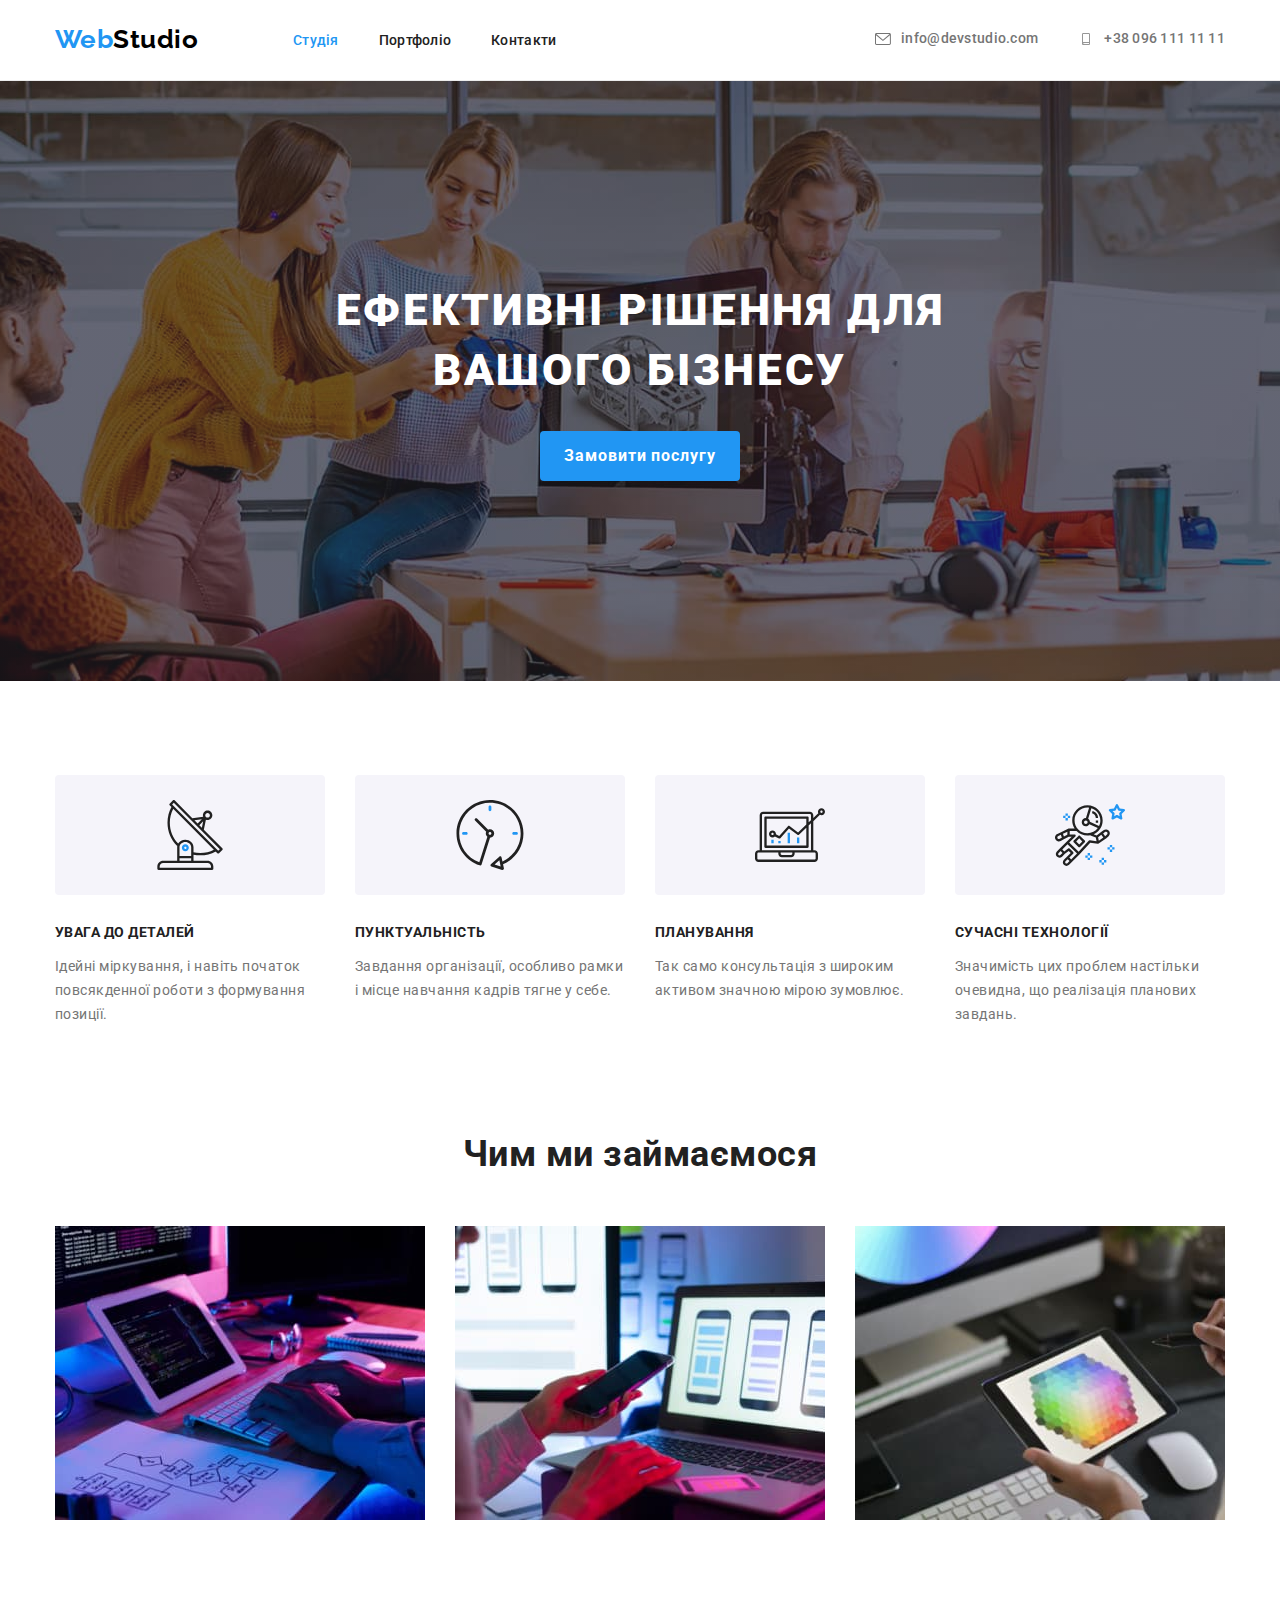
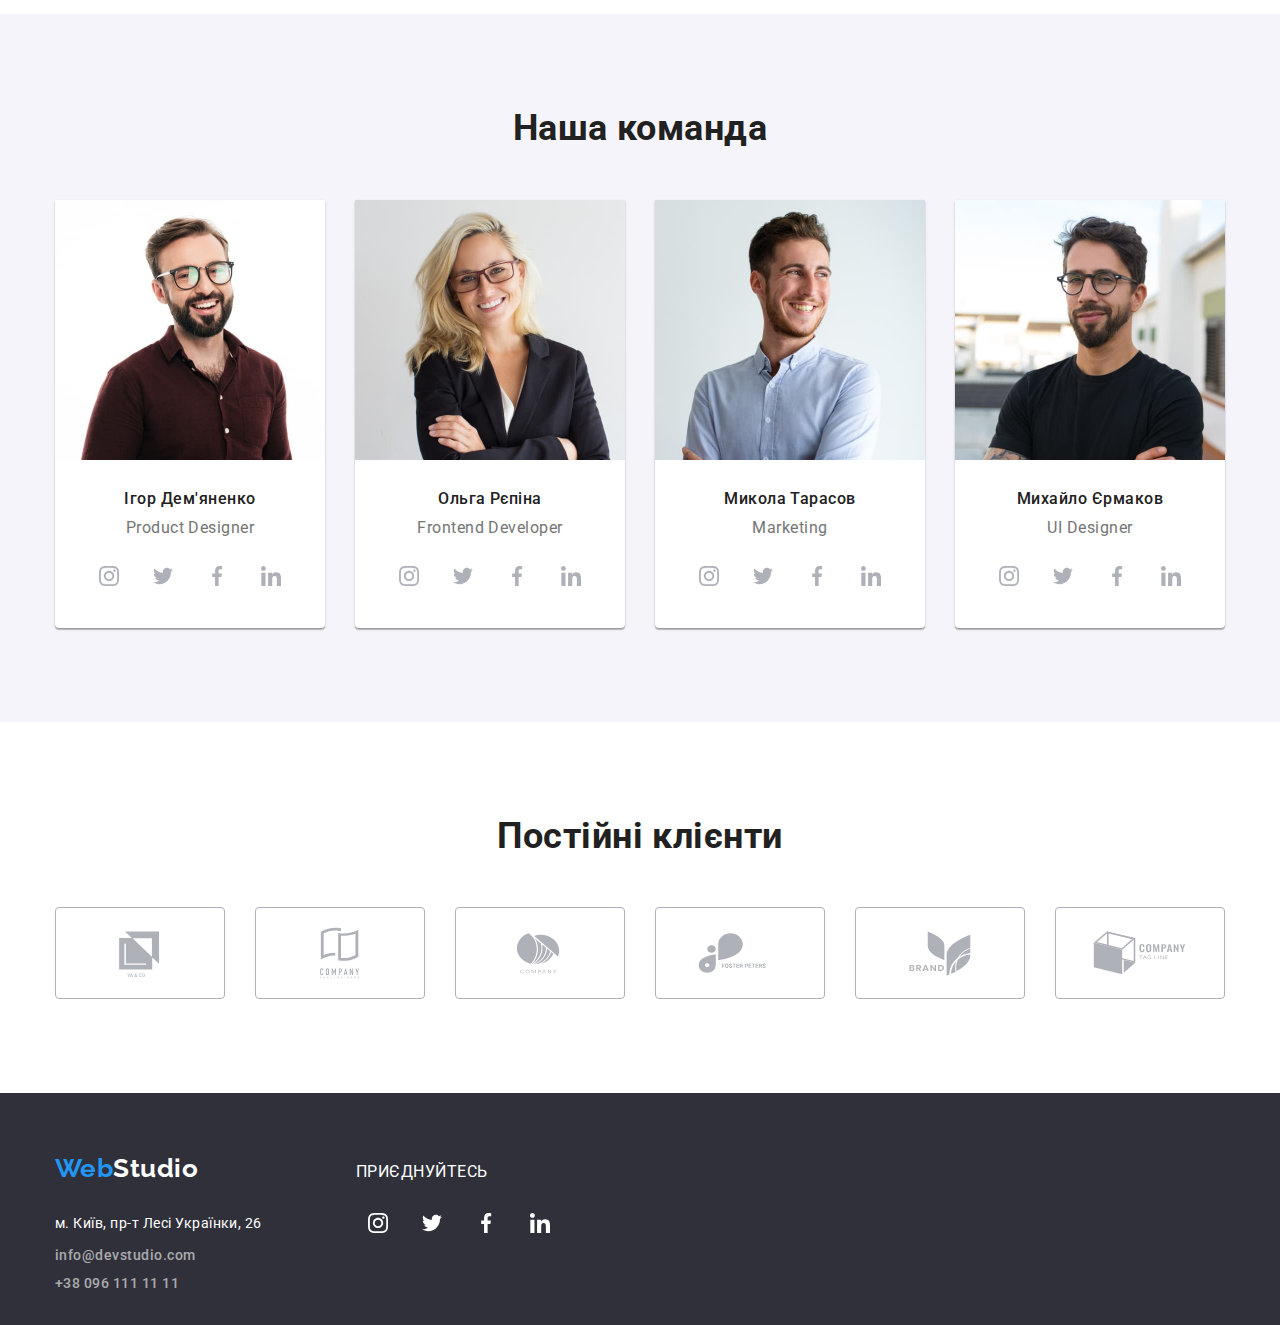
<file: index.html>
<!DOCTYPE html>
<html lang="uk">

<head>
  <meta charset="UTF-8" />
  <meta http-equiv="X-UA-Compatible" content="IE=edge" />
  <meta name="viewport" content="width=device-width, initial-scale=1.0" />
  <title>Студія</title>

  <!-- Fonts -->

  <link rel=" preconnect" href="https://fonts.googleapis.com">
  <link rel="preconnect" href="https://fonts.gstatic.com" crossorigin>
  <link href="https://fonts.googleapis.com/css2?family=Raleway:wght@700&family=Roboto:wght@400;500;700;900&display=swap"
    rel="stylesheet">

  <!-- Normalized styles -->

  <link rel="stylesheet" href="https://cdnjs.cloudflare.com/ajax/libs/modern-normalize/1.1.0/modern-normalize.min.css"
    integrity="sha512-wpPYUAdjBVSE4KJnH1VR1HeZfpl1ub8YT/NKx4PuQ5NmX2tKuGu6U/JRp5y+Y8XG2tV+wKQpNHVUX03MfMFn9Q=="
    crossorigin="anonymous" referrerpolicy="no-referrer" />

  <!-- CSS styles -->

  <link rel="stylesheet" href="./css/styles.css" />

</head>

<body>
  <!-- Шапка сайту-->

  <header class="page-header">
    <div class="container header-nav">
      <a href="./index.html" class="logo-accent link">Web<span class="logo-text">Studio</span></a>
      <nav class="site-nav">
        <ul class="list">
          <li class="item">
            <a href="./index.html" class="link current">Студія</a>
          </li>
          <li class="item"><a href="./portfolio.html" class="link">Портфоліо</a></li>
          <li class="item">
            <a href="" class="link">Контакти</a>
          </li>
        </ul>
      </nav>
      <ul class="list">
        <li class="contact-item">
          <a href="mailto:info@devstudio.com" class="contact link">
            <svg class="contact-icon" width="16" height="12">
              <use href="./images/icons.svg#icon-envelope"></use>
            </svg>
            info@devstudio.com</a>
        </li>
        <li class="contact-item">
          <a href="tel:+380961111111" class="contact link">
            <svg class="contact-icon" width="16" height="12">
              <use href="./images/icons.svg#icon-smartphone"></use>
            </svg>
            +38 096 111 11 11</a>
        </li>
      </ul>
    </div>
  </header>
  <main>
    <!-- Герой -->

    <section class="section hero">
      <div class="container">
        <h1 class="hero-title">
          Ефективні рішення для вашого бізнесу
        </h1>
        <button type="button" class="button primary">Замовити послугу</button>
      </div>
    </section>

    <!-- Особливості -->

    <section class="section">
      <div class="container">
        <h2 class="visually-hidden">Особливості</h2>
        <ul class="list features">
          <li class="item">
            <div class="features-container">
              <svg class="features-icon" width="70" height="70">
                <use href="./images/icons.svg#icon-antenna"></use>
              </svg>
            </div>
            <h3 class="title">УВАГА ДО ДЕТАЛЕЙ</h3>
            <p class="section-text">
              Ідейні міркування, і навіть початок повсякденної роботи з
              формування позиції.
            </p>
          </li>
          <li class="item">
            <div class="features-container">
              <svg class="features-icon" width="70" height="70">
                <use href="./images/icons.svg#icon-clock"></use>
              </svg>
            </div>
            <h3 class="title">ПУНКТУАЛЬНІСТЬ</h3>
            <p class="section-text">
              Завдання організації, особливо рамки і місце навчання кадрів тягне у себе.
            </p>
          </li>
          <li class="item">
            <div class="features-container">
              <svg class="features-icon" width="70" height="70">
                <use href="./images/icons.svg#icon-diagram"></use>
              </svg>
            </div>
            <h3 class="title">ПЛАНУВАННЯ</h3>
            <p class="section-text">
              Так само консультація з широким активом значною мірою зумовлює.
          </li>
          <li class="item">
            <div class="features-container">
              <svg class="features-icon" width="70" height="70">
                <use href="./images/icons.svg#icon-astronaut"></use>
              </svg>
            </div>
            <h3 class="title">СУЧАСНІ ТЕХНОЛОГІЇ</h3>
            <p class="section-text">
              Значимість цих проблем настільки очевидна, що реалізація планових завдань.
          </li>
        </ul>
      </div>
    </section>

    <!-- Чим ми займаємося -->

    <section class="section work">
      <div class="container">
        <h2 class="heading">Чим ми займаємося</h2>
        <ul class="list work-type">
          <li class="item"><img src="./images/desktopn.jpg" alt="Десктопні додатки" width="370" height="294" /></li>
          <li class="item"><img src="./images/mobilen.jpg" alt="Мобільні додатки" width="370" height="294" /></li>
          <li class="item"><img src="./images/designn.jpg" alt="Дизайнерскі проекти" width="370" height="294" /></li>
        </ul>
      </div>
    </section>

    <!-- Команда -->

    <section class="section team">
      <div class="container">
        <h2 class="heading">Наша команда</h2>
        <ul class="list team">

          <li class="team-card">
            <div class="team-card-item">
              <img class="card" src="./images/idemianenko.jpg" alt="Ігор Дем'яненко" width="270" height="260" />
              <div>
                <h3 class="title">
                  Ігор Дем'яненко
                </h3>
                <p lang="en" class="item">Product Designer</p>
              </div>
              <div class="social-container">
                <ul class="list social-item">

                  <li>
                    <a href="" class="social-link">
                      <svg width="20" height="20">
                        <use href="./images/icons.svg#icon-instagram">
                        </use>
                      </svg>
                    </a>
                  </li>

                  <li>
                    <a href="" class="social-link">
                      <svg width="20" height="20">
                        <use href="./images/icons.svg#icon-twitter">
                        </use>
                      </svg>
                    </a>
                  </li>

                  <li>
                    <a href="" class="social-link">
                      <svg width="20" height="20">
                        <use href="./images/icons.svg#icon-facebook">
                        </use>
                      </svg>
                    </a>
                  </li>

                  <li>
                    <a href="" class="social-link">
                      <svg width="20" height="20">
                        <use href="./images/icons.svg#icon-linkedin">
                        </use>
                      </svg>
                    </a>
                  </li>
                </ul>
              </div>
            </div>
          </li>

          <li class="team-card">
            <div class="team-card-item">
              <img class="card" src="./images/orepina.jpg" alt="Ольга Рєпіна" width="270" height="260" />
              <div>
                <h3 class="title">
                  Ольга Рєпіна
                </h3>
                <p lang="en" class="item">Frontend Developer</p>
              </div>
              <div class="social-container">
                <ul class="list social-item">

                  <li>
                    <a href="" class="social-link">
                      <svg width="20" height="20">
                        <use href="./images/icons.svg#icon-instagram">
                        </use>
                      </svg>
                    </a>
                  </li>

                  <li>
                    <a href="" class="social-link">
                      <svg width="20" height="20">
                        <use href="./images/icons.svg#icon-twitter">
                        </use>
                      </svg>
                    </a>
                  </li>

                  <li>
                    <a href="" class="social-link">
                      <svg width="20" height="20">
                        <use href="./images/icons.svg#icon-facebook">
                        </use>
                      </svg>
                    </a>
                  </li>

                  <li>
                    <a href="" class="social-link">
                      <svg width="20" height="20">
                        <use href="./images/icons.svg#icon-linkedin">
                        </use>
                      </svg>
                    </a>
                  </li>
                </ul>
              </div>
            </div>
          </li>

          <li class="team-card">
            <div class="team-card-item">
              <img class="card" src="./images/mtarasov.jpg" alt="Микола Тарасов" width="270" height="260" />
              <div>
                <h3 class="title">
                  Микола Тарасов
                </h3>
                <p lang="en" class="item">Marketing</p>
              </div>
              <div class="social-container">
                <ul class="list social-item">

                  <li>
                    <a href="" class="social-link">
                      <svg width="20" height="20">
                        <use href="./images/icons.svg#icon-instagram">
                        </use>
                      </svg>
                    </a>
                  </li>

                  <li>
                    <a href="" class="social-link">
                      <svg width="20" height="20">
                        <use href="./images/icons.svg#icon-twitter">
                        </use>
                      </svg>
                    </a>
                  </li>

                  <li>
                    <a href="" class="social-link">
                      <svg width="20" height="20">
                        <use href="./images/icons.svg#icon-facebook">
                        </use>
                      </svg>
                    </a>
                  </li>

                  <li>
                    <a href="" class="social-link">
                      <svg width="20" height="20">
                        <use href="./images/icons.svg#icon-linkedin">
                        </use>
                      </svg>
                    </a>
                  </li>
                </ul>
              </div>

            </div>
          </li>

          <li class="team-card">
            <div class="team-card-item">
              <img class="card" src="./images/myermakov.jpg" alt="Михайло Єрмаков" width="270" height="260" />
              <div>
                <h3 class="title">
                  Михайло Єрмаков
                </h3>
                <p lang="en" class="item">UI Designer</p>
              </div>
              <div class="social-container">
                <ul class="list social-item">

                  <li>
                    <a href="" class="social-link">
                      <svg width="20" height="20">
                        <use href="./images/icons.svg#icon-instagram">
                        </use>
                      </svg>
                    </a>
                  </li>

                  <li>
                    <a href="" class="social-link">
                      <svg width="20" height="20">
                        <use href="./images/icons.svg#icon-twitter">
                        </use>
                      </svg>
                    </a>
                  </li>

                  <li>
                    <a href="" class="social-link">
                      <svg width="20" height="20">
                        <use href="./images/icons.svg#icon-facebook">
                        </use>
                      </svg>
                    </a>
                  </li>

                  <li>
                    <a href="" class="social-link">
                      <svg width="20" height="20">
                        <use href="./images/icons.svg#icon-linkedin">
                        </use>
                      </svg>
                    </a>
                  </li>
                </ul>
              </div>
            </div>
          </li>
        </ul>
      </div>
    </section>

    <!-- Постійні клієнти -->

    <section class="section">
      <div class="container">
        <h2 class="heading">Постійні клієнти</h2>
        <ul class="clients list">
          <li>
            <a href="" class="clients-link link">
              <svg class="clients-icon" width="106" height="60">
                <use href="./images/icons.svg#icon-yaco">
                </use>
              </svg>
            </a>
          </li>
          <li>
            <a href="" class="clients-link link">
              <svg class="clients-icon" width="106" height="60">
                <use href="./images/icons.svg#icon-taglinehere">
                </use>
              </svg>
            </a>
          </li>
          <li>
            <a href="" class="clients-link link">
              <svg class="clients-icon" width="106" height="60">
                <use href="./images/icons.svg#icon-company">
                </use>
              </svg>
            </a>
          </li>
          <li>
            <a href="" class="clients-link link">
              <svg class="clients-icon" width="106" height="60">
                <use href="./images/icons.svg#icon-foster">
                </use>
              </svg>
            </a>
          </li>
          <li>
            <a href="" class="clients-link link">
              <svg class="clients-icon" width="106" height="60">
                <use href="./images/icons.svg#icon-brand">
                </use>
              </svg>
            </a>
          </li>
          <li>
            <a href="" class="clients-link link">
              <svg class="clients-icon" width="106" height="60">
                <use href="./images/icons.svg#icon-companytagline">
                </use>
              </svg>
            </a>
          </li>
        </ul>
      </div>
    </section>
  </main>

  <!-- Підвал -->

  <footer class="footer-bcg">
    <div class="container footer">
      <div>
        <a href="./index.html" class="logo-accent link">Web<span class="logo-item">Studio</span></a>
        <address class="contacts">
          <ul class="list">
            <li class="item"><a href="https://goo.gl/maps/v6efsquLe5E1oQyRA" target="_blank"
                rel="noopener noreferrer nofollow" class="contact-map link">м. Київ,
                пр-т Лесі Українки, 26</a></li>
            <li class="item"><a href="mailto:info@devstudio.com" class="contact accent link">info@devstudio.com</a>
            </li>
            <li class="item"><a href="tel:+380961111111" class="contact accent link">+38 096 111 11 11</a></li>
          </ul>
        </address>
      </div>
      <div class="social-footer">
        <p class="social-text">приєднуйтесь</p>
        <ul class="list social-item">
          <li>
            <a href="" class="social-link">
              <svg width="20" height="20">
                <use href="./images/icons.svg#icon-instagram">
                </use>
              </svg>
            </a>
          </li>
          <li>
            <a href="" class="social-link">
              <svg width="20" height="20">
                <use href="./images/icons.svg#icon-twitter">
                </use>
              </svg>
            </a>
          </li>
          <li>
            <a href="" class="social-link">
              <svg width="20" height="20">
                <use href="./images/icons.svg#icon-facebook">
                </use>
              </svg>
            </a>
          </li>
          <li>
            <a href="" class="social-link">
              <svg width="20" height="20">
                <use href="./images/icons.svg#icon-linkedin">
                </use>
              </svg>
            </a>
          </li>
        </ul>
      </div>
    </div>
  </footer>
</body>

</html>
</file>
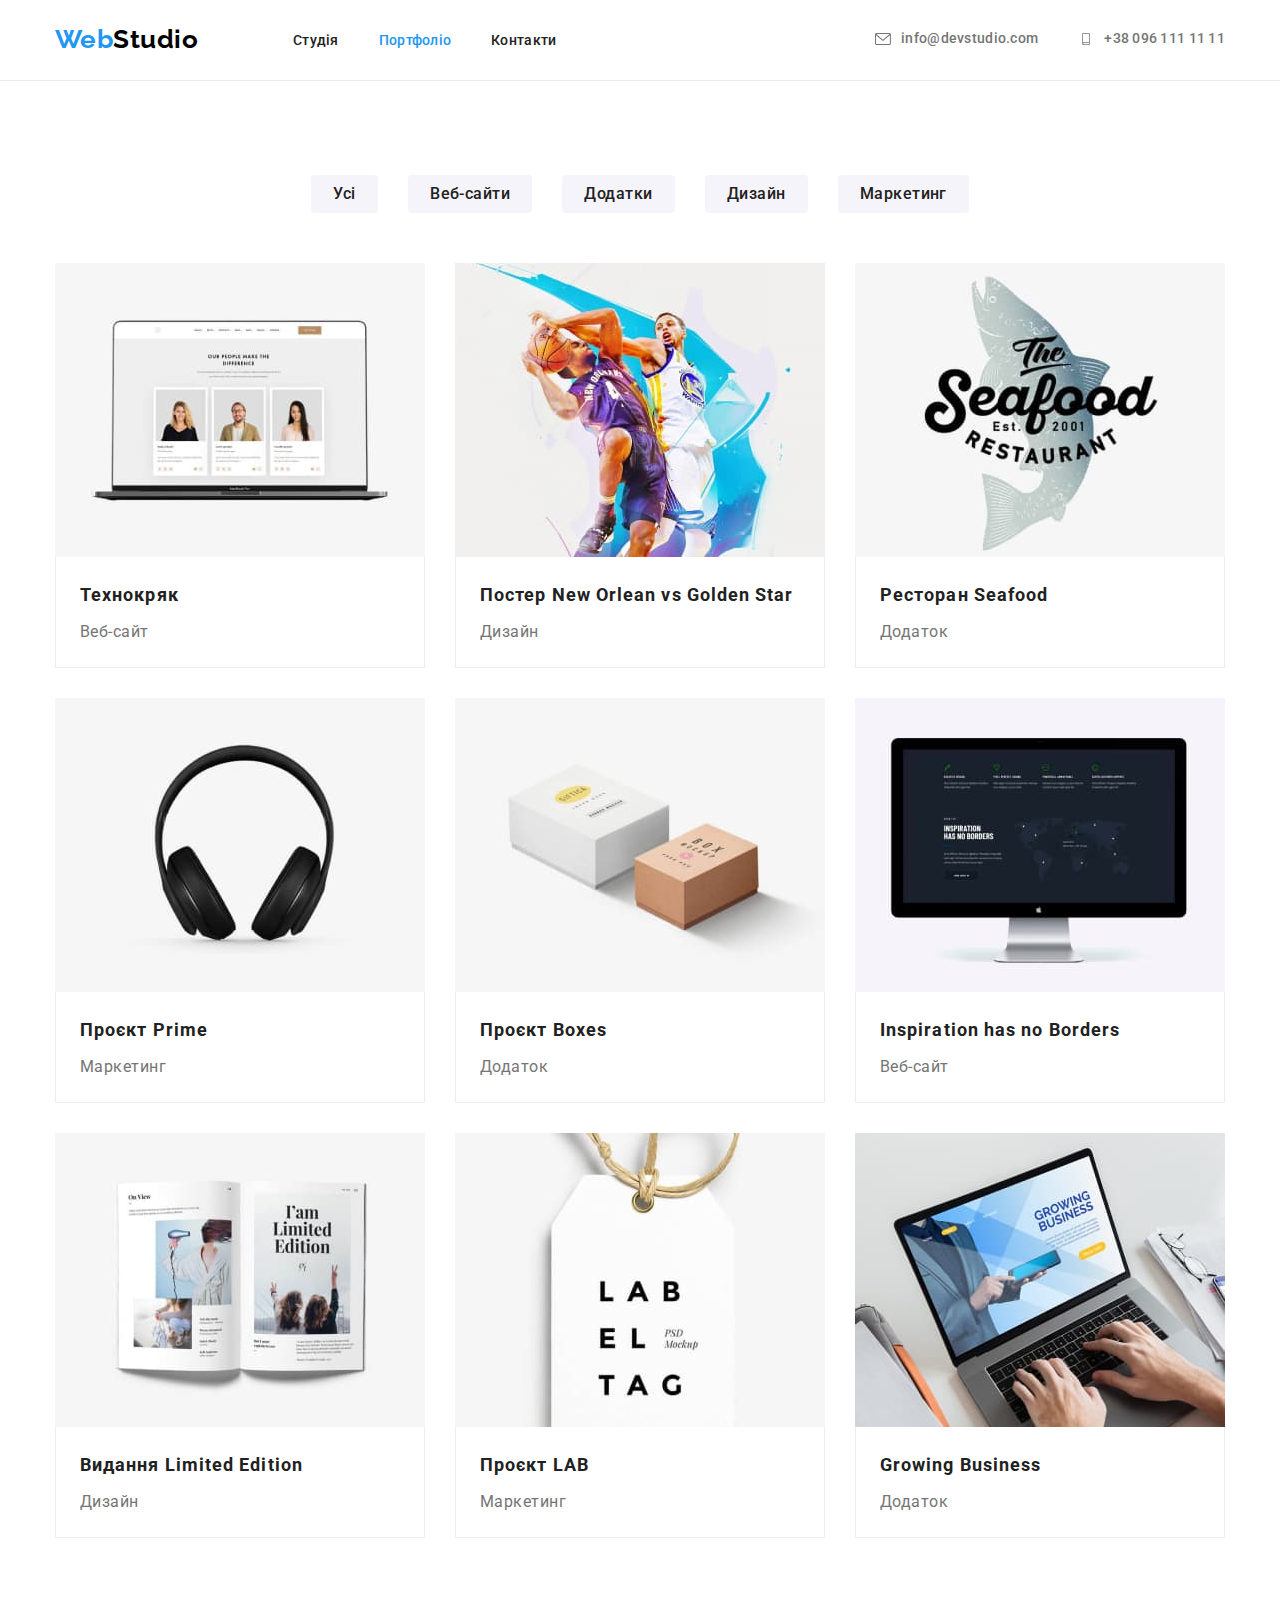
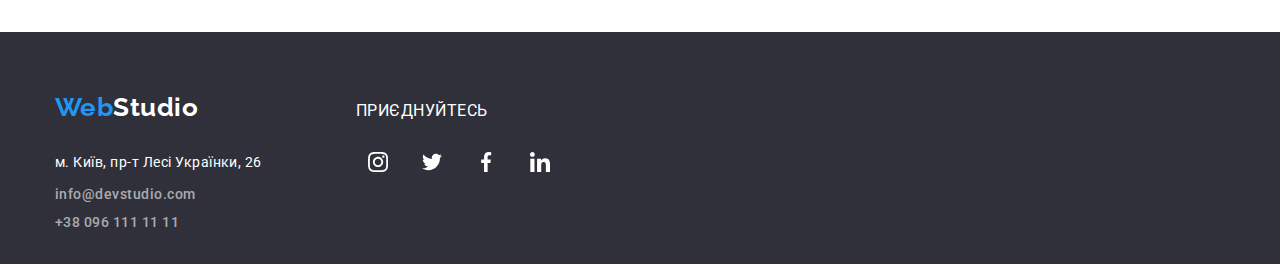
<file: portfolio.html>
<!DOCTYPE html>
<html lang="uk">

<head>
    <meta charset="UTF-8">
    <meta http-equiv="X-UA-Compatible" content="IE=edge">
    <meta name="viewport" content="width=device-width, initial-scale=1.0">
    <title>Портфоліо</title>

    <!-- Fonts -->

    <link rel=" preconnect" href="https://fonts.googleapis.com">
    <link rel="preconnect" href="https://fonts.gstatic.com" crossorigin>
    <link
        href="https://fonts.googleapis.com/css2?family=Raleway:wght@700&family=Roboto:wght@400;500;700;900&display=swap"
        rel="stylesheet">

    <!-- Normalized styles -->

    <link rel="stylesheet" href="https://cdnjs.cloudflare.com/ajax/libs/modern-normalize/1.1.0/modern-normalize.min.css"
        integrity="sha512-wpPYUAdjBVSE4KJnH1VR1HeZfpl1ub8YT/NKx4PuQ5NmX2tKuGu6U/JRp5y+Y8XG2tV+wKQpNHVUX03MfMFn9Q=="
        crossorigin="anonymous" referrerpolicy="no-referrer" />

    <!-- CSS styles -->

    <link rel="stylesheet" href="./css/styles.css" />
</head>

<body>
    <!-- Шапка сайту-->

    <header class="page-header">
        <div class="container header-nav">
            <a href="./index.html" class="logo-accent link">Web<span class="logo-text">Studio</span></a>
            <nav class="site-nav">
                <ul class="list">
                    <li class="item">
                        <a href="./index.html" class="link">Студія</a>
                    </li>
                    <li class="item"><a href="./portfolio.html" class="link current">Портфоліо</a></li>
                    <li class="item">
                        <a href="" class="link">Контакти</a>
                    </li>
                </ul>
            </nav>
            <ul class="list">
                <li class="contact-item">
                    <a href="mailto:info@devstudio.com" class="contact link">
                        <svg class="contact-icon" width="16" height="12">
                            <use href="./images/icons.svg#icon-envelope"></use>
                        </svg>
                        info@devstudio.com</a>
                </li>
                <li class="contact-item">
                    <a href="tel:+380961111111" class="contact link">
                        <svg class="contact-icon" width="16" height="12">
                            <use href="./images/icons.svg#icon-smartphone"></use>
                        </svg>
                        +38 096 111 11 11</a>
                </li>
            </ul>
        </div>
    </header>
    <main>

        <!-- Герой -->

        <section class="section">
            <div class="container">
                <h1 class="visually-hidden">Фільтри</h1>
                <ul class="list filters">
                    <li>
                        <button type="button" class="button secondary">Усі</button>
                    </li>
                    <li>
                        <button type="button" class="button secondary">Веб-сайти</button>
                    </li>
                    <li>
                        <button type="button" class="button secondary">Додатки</button>
                    </li>
                    <li>
                        <button type="button" class="button secondary">Дизайн</button>
                    </li>
                    <li>
                        <button type="button" class="button secondary">Маркетинг</button>
                    </li>
                </ul>

                <h2 class="visually-hidden section-title">Портфоліо</h2>
                <ul class="list projects-list">
                    <li class="projects">
                        <img src="./images/tkriak.jpg" alt="Технокряк" width="370" height="294" />
                        <div class="description">
                            <h3 class="title">
                                Технокряк
                            </h3>
                            <p class="projects-item">Веб-сайт</p>
                        </div>
                    </li>
                    <li class="projects">
                        <img src="./images/norlean.jpg" alt="Постер New Orlean vs Golden Star" width="370"
                            height="294" />

                        <div class="description">
                            <h3 class="title">
                                Постер <span lang="en">New Orlean vs Golden Star</span>
                            </h3>
                            <p class="projects-item">Дизайн</p>
                        </div>
                    </li>
                    <li class="projects">
                        <img src="./images/sfood.jpg" alt="Ресторан Seafood" width="370" height="294" />

                        <div class="description">
                            <h3 class="title">
                                Ресторан <span lang="en">Seafood</span>
                            </h3>
                            <p class="projects-item">Додаток</p>
                        </div>
                    </li>
                    <li class="projects">
                        <img src="./images/primen.jpg" alt="Проєкт Prime" width="370" height="294" />

                        <div class="description">
                            <h3 class="title">
                                Проєкт <span lang="en">Prime</span>
                            </h3>
                            <p class="projects-item">Маркетинг</p>
                        </div>
                    </li>
                    <li class="projects">
                        <img src="./images/boxesn.jpg" alt="Проєкт Boxes" width="370" height="294" />

                        <div class="description">
                            <h3 class="title">
                                Проєкт <span lang="en">Boxes</span>
                            </h3>
                            <p class="projects-item">Додаток</p>
                        </div>
                    </li>
                    <li class="projects">
                        <img src="./images/inspirationn.jpg" alt="Inspiration has no Borders" width="370"
                            height="294" />

                        <div class="description">
                            <h3 lang="en" class="title">
                                Inspiration has no Borders
                            </h3>
                            <p class="projects-item">Веб-сайт</p>
                        </div>
                    </li>
                    <li class="projects">
                        <img src="./images/limited.jpg" alt="Видання Limited Edition" width="370" height="294" />

                        <div class="description">
                            <h3 class="title">
                                Видання <span lang="en">Limited Edition</span>
                            </h3>
                            <p class="projects-item">Дизайн</p>
                        </div>
                    </li>
                    <li class="projects">
                        <img src="./images/labn.jpg" alt="Проєкт LAB" width="370" height="294" />

                        <div class="description">
                            <h3 class="title">
                                Проєкт <span lang="en">LAB</span>
                            </h3>
                            <p class="projects-item">Маркетинг</p>
                        </div>
                    </li>
                    <li class="projects">
                        <img src="./images/gbusiness.jpg" alt="Growing Business" width="370" height="294" />

                        <div class="description">
                            <h3 lang="en" class="title">
                                Growing Business
                            </h3>
                            <p class="projects-item">Додаток</p>
                        </div>
                    </li>
                </ul>
            </div>
        </section>
    </main>
    <footer class="footer-bcg">
        <div class="container footer">
            <div>
                <a href="./index.html" class="logo-accent link">Web<span class="logo-item">Studio</span></a>
                <address class="contacts">
                    <ul class="list">
                        <li class="item"><a href="https://goo.gl/maps/v6efsquLe5E1oQyRA" target="_blank"
                                rel="noopener noreferrer nofollow" class="contact-map link">м. Київ,
                                пр-т Лесі Українки, 26</a></li>
                        <li class="item"><a href="mailto:info@devstudio.com"
                                class="contact accent link">info@devstudio.com</a>
                        </li>
                        <li class="item"><a href="tel:+380961111111" class="contact accent link">+38 096 111 11 11</a>
                        </li>
                    </ul>
                </address>
            </div>
            <div class="social-footer">
                <p class="social-text">приєднуйтесь</p>
                <ul class="list social-item">
                    <li>
                        <a href="" class="social-link">
                            <svg width="20" height="20">
                                <use href="./images/icons.svg#icon-instagram">
                                </use>
                            </svg>
                        </a>
                    </li>
                    <li>
                        <a href="" class="social-link">
                            <svg width="20" height="20">
                                <use href="./images/icons.svg#icon-twitter">
                                </use>
                            </svg>
                        </a>
                    </li>
                    <li>
                        <a href="" class="social-link">
                            <svg width="20" height="20">
                                <use href="./images/icons.svg#icon-facebook">
                                </use>
                            </svg>
                        </a>
                    </li>
                    <li>
                        <a href="" class="social-link">
                            <svg width="20" height="20">
                                <use href="./images/icons.svg#icon-linkedin">
                                </use>
                            </svg>
                        </a>
                    </li>
                </ul>
            </div>
        </div>
    </footer>
</body>

</html>
</file>
<file: css/styles.css>
html {
  box-sizing: border-box;
}

:root {
  --primary-text-color: #757575;
  --secondary-text-color: #ffffff;
  --accent-color: #2196f3;
  --logo-text-color: #000000;
  --primary-bcg-color: #ffffff;
  --footer-text-color: rgba(255, 255, 255, 0.6);
  --section-bcg-color: #f5f5f5;
  --title-text-color: #212121;
  --secondary-bcg-color: #2f303a;
  --button-order-active: #188ce8;
  --tertiary-bcg-color: #f5f4fa;
  --icon-text: #afb1b8;
  --border-color: #ececec;
  --projects-border-color: #eeeeee;
}

body {
  margin: 0;
  background-color: var(--primary-bcg-color);
  color: var(--primary-text-color);
  font-family: Roboto, sans-serif;
  letter-spacing: 0.03em;
}

/* Utilities */

*,
*::before,
*::after {
  box-sizing: inherit;
}

h1,
h2,
h3,
h4,
h5,
h6,
p {
  margin-top: 0;
  max-width: 100%;
  height: auto;
}

img {
  display: block;
}

.list {
  display: flex;
  margin: 0;
  margin-left: auto;
  padding-left: 0;
  align-items: center;
  list-style: none;
}

.link {
  text-decoration: none;
}

.container {
  width: 1200px;
  padding-left: 15px;
  padding-right: 15px;
  margin-left: auto;
  margin-right: auto;
}

.visually-hidden {
  position: absolute;
  white-space: nowrap;
  width: 1px;
  height: 1px;
  overflow: hidden;
  border: 0;
  padding: 0;
  clip: rect(0 0 0 0);
  clip-path: inset(50%);
  margin: -1px;
}

.button {
  display: inline-block;
  border-radius: 4px;
  border: transparent;
  padding: 10px 24px;
  min-width: 67px;
  background-color: var(--accent-color);
  color: var(--secondary-text-color);
  cursor: pointer;
  font-family: inherit;
  text-align: center;
}

/* Page header */

.page-header {
  border-bottom: 1px solid var(--border-color);
}

.header-nav {
  display: flex;
  padding-top: 24px;
  padding-bottom: 25px;
  align-items: center;
}

/* Logo */

.logo-accent {
  width: 145px;
  color: var(--accent-color);
  font-family: Raleway, sans-serif;
  font-weight: 700;
  font-size: 26px;
  line-height: 1.19;
  letter-spacing: inherit;
}

.logo-text {
  color: var(--logo-text-color);
}

/* Navigation */

.site-nav .item:first-child {
  margin-left: 93px;
}

.site-nav .item {
  display: block;
  min-width: 45px;
}

.site-nav .list {
  display: flex;
}

.site-nav .item:not(:last-child) {
  margin-right: 40px;
}

.site-nav .link {
  color: var(--title-text-color);
  font-weight: 500;
  font-size: 14px;
  line-height: 1.14;
  letter-spacing: 0.02em;
}

.site-nav .link:hover,
.site-nav .link:focus {
  color: var(--accent-color);
}

.site-nav .link.current {
  color: var(--accent-color);
}
/* Address */

.header-nav .contact-item + .contact-item {
  margin-left: 40px;
}

.contact {
  display: flex;
  margin-left: auto;
  justify-content: center;
  align-items: center;
  min-width: 135px;
  color: var(--primary-text-color);
  font-weight: 500;
  font-size: 14px;
  line-height: 1.14;
  letter-spacing: 0.02em;
}

.contact:hover,
.contact:focus {
  color: var(--accent-color);
}

.contact-icon {
  margin-right: 10px;
  fill: currentColor;
}

.contact-icon:hover,
.contact-icon.focus {
  fill: currentColor;
}

/* Hero */

.section.hero {
  max-width: 1600px;
  max-height: 600px;
  margin-left: auto;
  margin-right: auto;
  padding-top: 200px;
  padding-bottom: 200px;
  background-image: linear-gradient(
      to right,
      rgba(47, 48, 58, 0.4),
      rgba(47, 48, 58, 0.4)
    ),
    url("../images/herobackpicture.jpg");
  background-repeat: no-repeat;
  background-position: center;
  background-size: cover;
}

.hero {
  background-color: var(--secondary-bcg-color);
  color: var(--secondary-text-color);
  text-align: center;
}

.hero-title {
  display: block;
  margin-left: auto;
  margin-right: auto;
  margin-bottom: 30px;
  width: 696px;
  color: var(--secondary-color);
  font-weight: 900;
  font-size: 44px;
  line-height: 1.36;
  letter-spacing: 0.06em;
  text-transform: uppercase;
}

.button.primary {
  font-weight: 700;
  font-size: 16px;
  line-height: 1.88;
  letter-spacing: 0.06em;
}

.button.primary:hover,
.button.primary:focus {
  background-color: var(--button-order-active);
}

/* Features */

.section {
  padding: 94px 0;
}

.features {
  display: flex;
  flex-wrap: wrap;
  column-gap: 30px;
  row-gap: 10px;
  align-items: flex-start;
}

.features .item {
  flex-basis: calc((100% - 90px) / 4);
}

.features-container {
  margin-bottom: 30px;
  width: 270px;
  height: 120px;
  border-radius: 4px;
  background-color: var(--tertiary-bcg-color);
}

.features-icon {
  margin: 25px 100px;
}

.title {
  color: var(--title-text-color);
  font-weight: 700;
  font-size: 14px;
  line-height: 1.14;
  text-transform: uppercase;
}

.heading {
  margin-bottom: 50px;
  color: var(--title-text-color);
  font-weight: 700;
  font-size: 36px;
  line-height: 1.16;
  text-align: center;
}

.section-text {
  font-size: 14px;
  line-height: 1.71;
}

/* What we do */

.work {
  padding-top: 0;
}

.work-type {
  display: flex;
  flex-wrap: wrap;
  column-gap: 30px;
}

.work-type .item {
  flex-basis: calc((100% - 90px) / 3);
}

/* Team */

.section.team {
  background-color: var(--tertiary-bcg-color);
}

.team {
  display: flex;
  flex-wrap: wrap;
  column-gap: 30px;
  text-align: center;
}

.team-card {
  flex-basis: calc((100% - 90px) / 4);
  border-radius: 0px 0px 4px 4px;
  background-color: var(--primary-bcg-color);
  box-shadow: 0px 1px 3px rgba(0, 0, 0, 0.12), 0px 1px 1px rgba(0, 0, 0, 0.14),
    0px 2px 1px rgba(0, 0, 0, 0.2);
}

.card {
  margin-bottom: 30px;
}

.team-card .title {
  margin-bottom: 10px;
  font-weight: 500;
  font-size: 16px;
  line-height: 1.18;
  text-transform: none;
}

.team-card-item {
  margin-bottom: 0;
  font-size: 16px;
  line-height: 1.18;
}

.social-container {
  margin: 0 32px 30px 32px;
  min-width: 206px;
  min-height: 44px;
  align-items: center;
  justify-content: center;
}

.social-link {
  display: flex;
  width: 44px;
  height: 44px;
  justify-content: center;
  align-items: center;
  border-radius: 50%;
  fill: var(--icon-text);
}

.team .social-item {
  justify-content: center;
}

.social-item {
  gap: 10px;
}

.social-link:hover {
  fill: var(--secondary-text-color);
  background-color: var(--accent-color);
}

/* Our clients */

.clients {
  display: flex;
  flex-wrap: wrap;
  column-gap: 30px;
  margin-left: auto;
  margin-right: auto;
  justify-content: center;
  align-items: center;
}

.clients-link {
  display: flex;
  flex-basis: calc((100% - 150px) / 6);
  padding: 16px 32px;
  width: 170px;
  height: 92px;
  border: 1px solid var(--icon-text);
  border-radius: 4px;
  color: var(--icon-text);
}

.clients-link:hover,
.clients-link:focus {
  border: 1px solid var(--accent-color);
  color: var(--accent-color);
}

.clients-icon {
  fill: currentColor;
}

/* Footer */

.footer-bcg {
  background-color: var(--secondary-bcg-color);
}

.footer {
  display: flex;
  align-items: baseline;
}

.footer .contact {
  display: block;
  margin-left: auto;
  min-width: 135px;
  color: var(--primary-text-color);
  font-weight: 500;
  font-size: 14px;
  line-height: 1.14;
  letter-spacing: 0.02em;
}

.contacts .list {
  display: block;
}

.social-svg {
  margin-left: 70px;
  width: 206px;
  height: 80px;
}

.container.footer {
  padding-top: 60px;
  padding-bottom: 60px;
}

.logo-item {
  color: var(--secondary-text-color);
}

.contacts {
  width: 231px;
  height: 81px;
  font-style: normal;
  font-size: 14px;
  line-height: 1.71;
}

.footer-bcg .item:not(:last-child) {
  padding-bottom: 12px;
}

.footer-bcg .item:first-child {
  padding-top: 28px;
}

.contact-map {
  color: var(--secondary-text-color);
}

.contact.accent {
  color: var(--footer-text-color);
  letter-spacing: inherit;
}

/* Social */

.social-footer {
  margin-left: 70px;
  color: var(--secondary-text-color);
}

.social-text {
  margin-bottom: 20px;
  text-transform: uppercase;
}

.social-footer .social-link {
  fill: var(--secondary-text-color);
}

/* Page Portfolio */

/* Filter buttons */

.list.filters {
  display: flex;
  justify-content: center;
  margin-bottom: 50px;
  gap: 30px;
}

.secondary {
  padding: 6px 22px;
  background-color: var(--tertiary-bcg-color);
  color: var(--title-text-color);
  font-weight: 500;
  font-size: 16px;
  line-height: 1.62;
  letter-spacing: inherit;
}

.button.secondary:hover,
.button.secondary:focus {
  background: var(--accent-color);
  color: var(--secondary-text-color);
  box-shadow: 0px 3px 1px rgba(0, 0, 0, 0.1), 0px 1px 2px rgba(0, 0, 0, 0.08),
    0px 2px 2px rgba(0, 0, 0, 0.12);
}

/* Projects */

.projects {
  background-color: var(--primary-bcg-color);
  text-align: left;
}

.projects:hover,
.projects:focus {
  box-shadow: 0px 1px 1px rgba(0, 0, 0, 0.12), 0px 4px 4px rgba(0, 0, 0, 0.06),
    1px 4px 6px rgba(0, 0, 0, 0.16);
}

.projects-list {
  display: flex;
  flex-wrap: wrap;
  column-gap: 30px;
  row-gap: 30px;
}

.projects-list .projects {
  flex-basis: calc((100% - 90px) / 9);
}

.projects .description {
  display: block;
  padding: 20px 24px;
  border-bottom: 1px solid var(--projects-border-color);
  border-left: 1px solid var(--projects-border-color);
  border-right: 1px solid var(--projects-border-color);
}

.projects .title {
  margin-bottom: 4px;
  font-weight: 700;
  font-size: 18px;
  line-height: 2;
  letter-spacing: 0.06em;
  text-transform: none;
}

.projects-item {
  margin: 0;
  font-size: 16px;
  line-height: 1.88;
}
</file>
